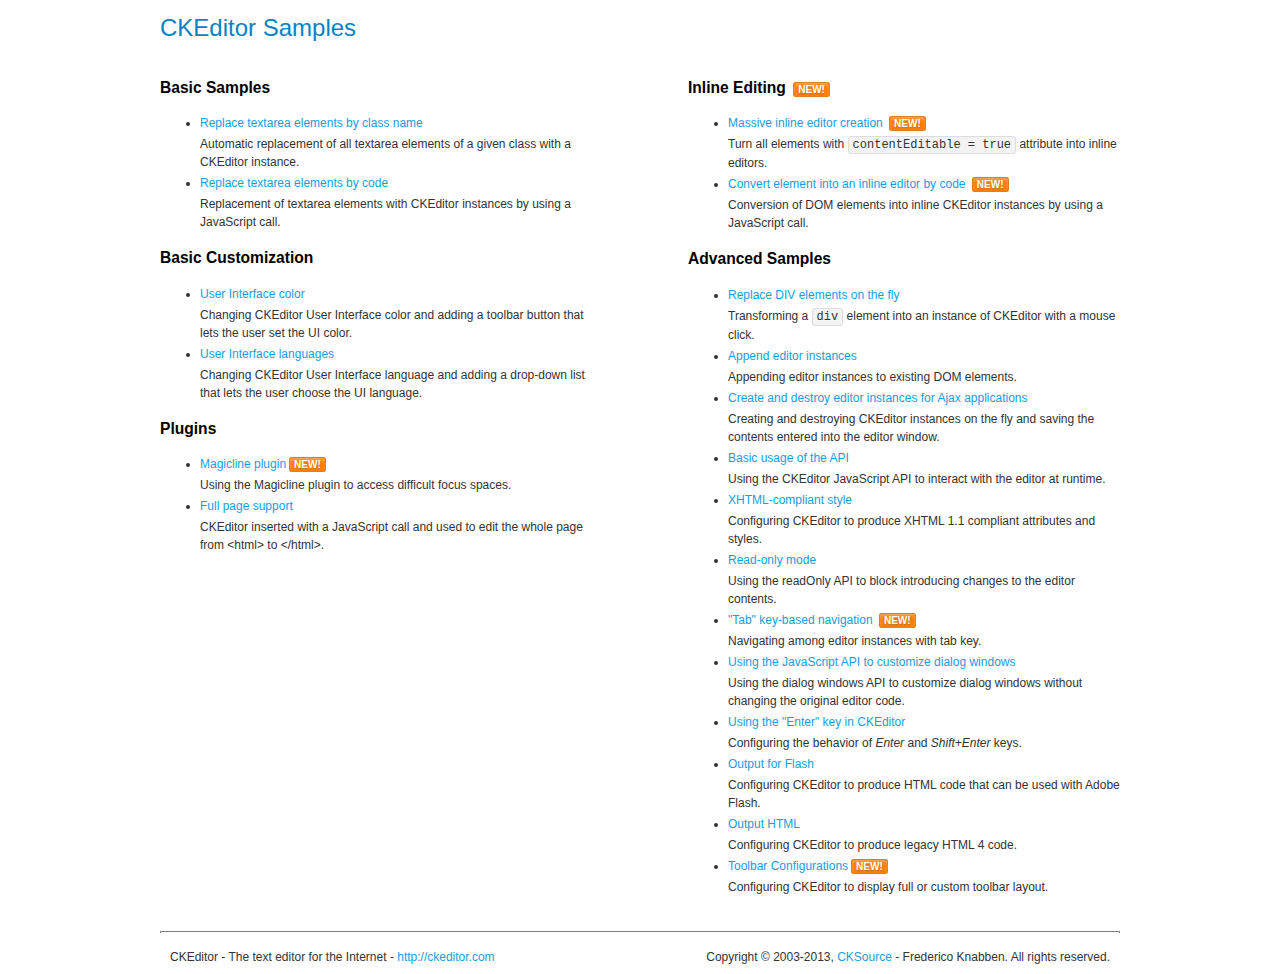
<file: admin/assets/ckeditor/samples/index.html>
<!DOCTYPE html>
<!--
Copyright (c) 2003-2013, CKSource - Frederico Knabben. All rights reserved.
For licensing, see LICENSE.html or http://ckeditor.com/license
-->
<html>
<head>
	<title>CKEditor Samples</title>
	<meta charset="utf-8">
	<link rel="stylesheet" href="sample.css">
</head>
<body>
	<h1 class="samples">
		CKEditor Samples
	</h1>
	<div class="twoColumns">
		<div class="twoColumnsLeft">
			<h2 class="samples">
				Basic Samples
			</h2>
			<dl class="samples">
				<dt><a class="samples" href="replacebyclass.html">Replace textarea elements by class name</a></dt>
				<dd>Automatic replacement of all textarea elements of a given class with a CKEditor instance.</dd>

				<dt><a class="samples" href="replacebycode.html">Replace textarea elements by code</a></dt>
				<dd>Replacement of textarea elements with CKEditor instances by using a JavaScript call.</dd>
			</dl>

			<h2 class="samples">
				Basic Customization
			</h2>
			<dl class="samples">
				<dt><a class="samples" href="uicolor.html">User Interface color</a></dt>
				<dd>Changing CKEditor User Interface color and adding a toolbar button that lets the user set the UI color.</dd>

				<dt><a class="samples" href="uilanguages.html">User Interface languages</a></dt>
				<dd>Changing CKEditor User Interface language and adding a drop-down list that lets the user choose the UI language.</dd>
			</dl>


			<h2 class="samples">Plugins</h2>
<dl class="samples">
<dt><a class="samples" href="plugins/magicline/magicline.html">Magicline plugin</a><span class="new">New!</span></dt>
<dd>Using the Magicline plugin to access difficult focus spaces.</dd>

<dt><a class="samples" href="plugins/wysiwygarea/fullpage.html">Full page support</a></dt>
<dd>CKEditor inserted with a JavaScript call and used to edit the whole page from &lt;html&gt; to &lt;/html&gt;.</dd>
</dl>
		</div>
		<div class="twoColumnsRight">
			<h2 class="samples">
				Inline Editing <span class="new">New!</span>
			</h2>
			<dl class="samples">
				<dt><a class="samples" href="inlineall.html">Massive inline editor creation</a> <span class="new">New!</span></dt>
				<dd>Turn all elements with <code>contentEditable = true</code> attribute into inline editors.</dd>

				<dt><a class="samples" href="inlinebycode.html">Convert element into an inline editor by code</a> <span class="new">New!</span></dt>
				<dd>Conversion of DOM elements into inline CKEditor instances by using a JavaScript call.</dd>

				
			</dl>

			<h2 class="samples">
				Advanced Samples
			</h2>
			<dl class="samples">
				<dt><a class="samples" href="divreplace.html">Replace DIV elements on the fly</a></dt>
				<dd>Transforming a <code>div</code> element into an instance of CKEditor with a mouse click.</dd>

				<dt><a class="samples" href="appendto.html">Append editor instances</a></dt>
				<dd>Appending editor instances to existing DOM elements.</dd>

				<dt><a class="samples" href="ajax.html">Create and destroy editor instances for Ajax applications</a></dt>
				<dd>Creating and destroying CKEditor instances on the fly and saving the contents entered into the editor window.</dd>

				<dt><a class="samples" href="api.html">Basic usage of the API</a></dt>
				<dd>Using the CKEditor JavaScript API to interact with the editor at runtime.</dd>

				<dt><a class="samples" href="xhtmlstyle.html">XHTML-compliant style</a></dt>
				<dd>Configuring CKEditor to produce XHTML 1.1 compliant attributes and styles.</dd>

				<dt><a class="samples" href="readonly.html">Read-only mode</a></dt>
				<dd>Using the readOnly API to block introducing changes to the editor contents.</dd>

				<dt><a class="samples" href="tabindex.html">"Tab" key-based navigation</a> <span class="new">New!</span></dt>
				<dd>Navigating among editor instances with tab key.</dd>


				
<dt><a class="samples" href="plugins/dialog/dialog.html">Using the JavaScript API to customize dialog windows</a></dt>
<dd>Using the dialog windows API to customize dialog windows without changing the original editor code.</dd>

<dt><a class="samples" href="plugins/enterkey/enterkey.html">Using the &quot;Enter&quot; key in CKEditor</a></dt>
<dd>Configuring the behavior of <em>Enter</em> and <em>Shift+Enter</em> keys.</dd>

<dt><a class="samples" href="plugins/htmlwriter/outputforflash.html">Output for Flash</a></dt>
<dd>Configuring CKEditor to produce HTML code that can be used with Adobe Flash.</dd>

<dt><a class="samples" href="plugins/htmlwriter/outputhtml.html">Output HTML</a></dt>
<dd>Configuring CKEditor to produce legacy HTML 4 code.</dd>

<dt><a class="samples" href="plugins/toolbar/toolbar.html">Toolbar Configurations</a><span class="new">New!</span></dt>
<dd>Configuring CKEditor to display full or custom toolbar layout.</dd>

			</dl>
		</div>
	</div>
	<div id="footer">
		<hr>
		<p>
			CKEditor - The text editor for the Internet - <a class="samples" href="http://ckeditor.com/">http://ckeditor.com</a>
		</p>
		<p id="copy">
			Copyright &copy; 2003-2013, <a class="samples" href="http://cksource.com/">CKSource</a> - Frederico Knabben. All rights reserved.
		</p>
	</div>
</body>
</html>
</file>
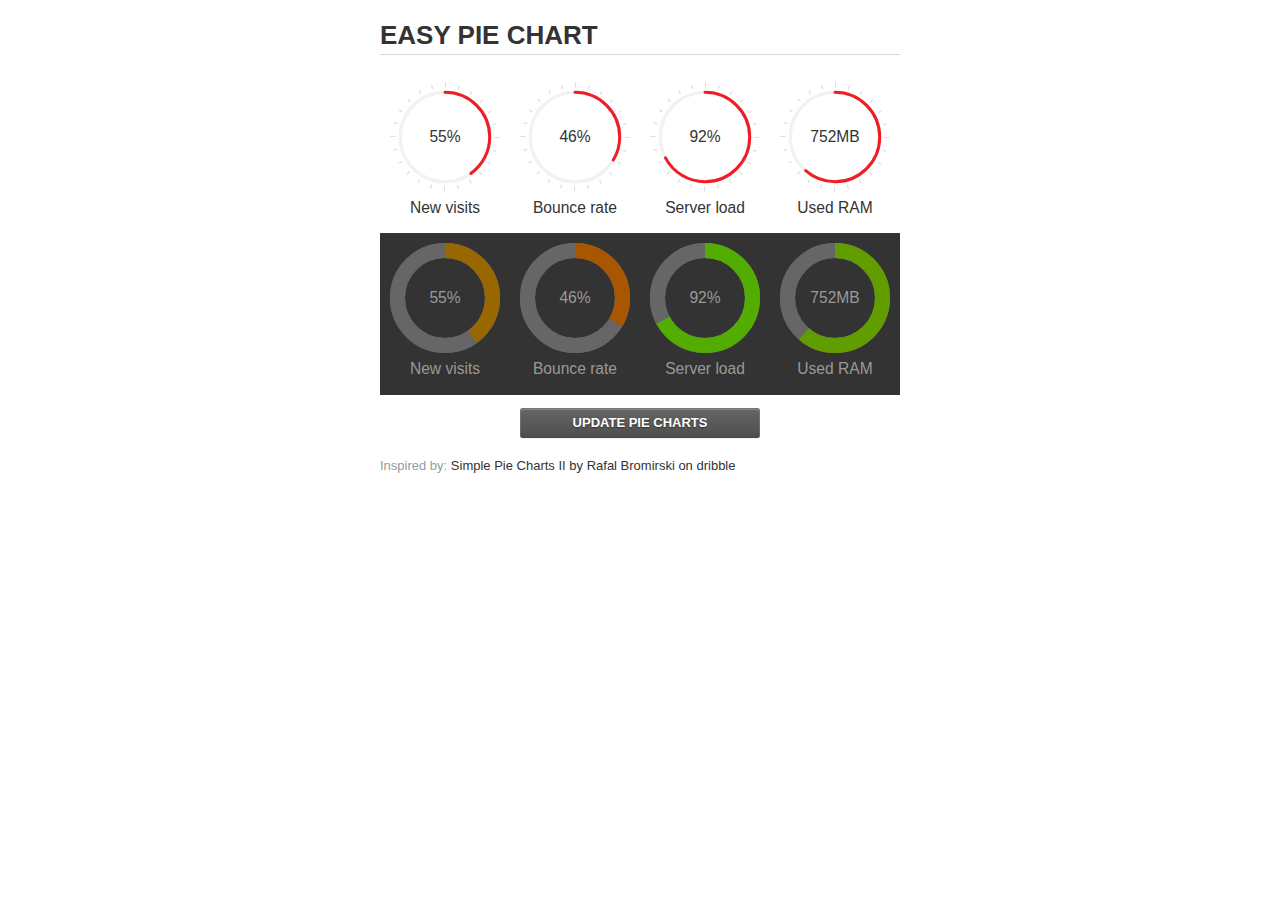
<file: admin/assets/jquery-easy-pie-chart/examples/index.html>
<!doctype html>
<html>
    <head>
        <meta charset="utf-8">
        <title>Easy Pie Chart</title>
        <script type="text/javascript" src="https://ajax.googleapis.com/ajax/libs/jquery/1.7.2/jquery.min.js"></script>
        <script type="text/javascript" src="http://html5shiv.googlecode.com/svn/trunk/html5.js"></script>
        <script type="text/javascript" src="excanvas.js"></script>
        <script type="text/javascript" src="../jquery.easy-pie-chart.js"></script>

        <link rel="stylesheet" type="text/css" href="style.css" media="screen">
        <link rel="stylesheet" type="text/css" href="../jquery.easy-pie-chart.css" media="screen">

        <meta name="viewport" content="width=device-width, initial-scale=1.0">

        <script type="text/javascript">
            var initPieChart = function() {
                $('.percentage').easyPieChart({
                    animate: 1000
                });
                $('.percentage-light').easyPieChart({
                    barColor: function(percent) {
                        percent /= 100;
                        return "rgb(" + Math.round(255 * (1-percent)) + ", " + Math.round(255 * percent) + ", 0)";
                    },
                    trackColor: '#666',
                    scaleColor: false,
                    lineCap: 'butt',
                    lineWidth: 15,
                    animate: 1000
                });

                $('.updateEasyPieChart').on('click', function(e) {
                  e.preventDefault();
                  $('.percentage, .percentage-light').each(function() {
                    var newValue = Math.round(100*Math.random());
                    $(this).data('easyPieChart').update(newValue);
                    $('span', this).text(newValue);
                  });
                });
            };
        </script>
    </head>
    <body onload="initPieChart();">
        <div class="container">
            <h1>EASY PIE CHART</h1>
            <div class="chart">
                <div class="percentage success" data-percent="55"><span>55</span>%</div>
                <div class="label">New visits</div>
            </div>
            <div class="chart">
                <div class="percentage" data-percent="46"><span>46</span>%</div>
                <div class="label">Bounce rate</div>
            </div>
            <div class="chart">
                <div class="percentage" data-percent="92"><span>92</span>%</div>
                <div class="label">Server load</div>
            </div>
            <div class="chart">
                <div class="percentage" data-percent="84"><span>752</span>MB</div>
                <div class="label">Used RAM</div>
            </div>
            <div style="clear:both;"></div>
            <div class="dark">
                <div class="chart">
                    <div id="sparkline_bar" class="percentage-light" data-percent="55"><span>55</span>%</div>
                    <div class="label">New visits</div>
                </div>
                <div class="chart">
                    <div id="sparkline_bar" class="percentage-light" data-percent="46"><span>46</span>%</div>
                    <div class="label">Bounce rate</div>
                </div>
                <div class="chart">
                    <div class="percentage-light" data-percent="92"><span>92</span>%</div>
                    <div class="label">Server load</div>
                </div>
                <div class="chart">
                    <div class="percentage-light" data-percent="84"><span>752</span>MB</div>
                    <div class="label">Used RAM</div>
                </div>
                <div style="clear:both;"></div>
            </div>

            <p><a href="#" class="button updateEasyPieChart">Update pie charts</a></p>

            <p class="credits">Inspired by: <a href="http://drbl.in/ezuc" target="_blank">Simple Pie Charts II by Rafal Bromirski on dribble</a></p>
        </div>
    </body>
</html>
</file>
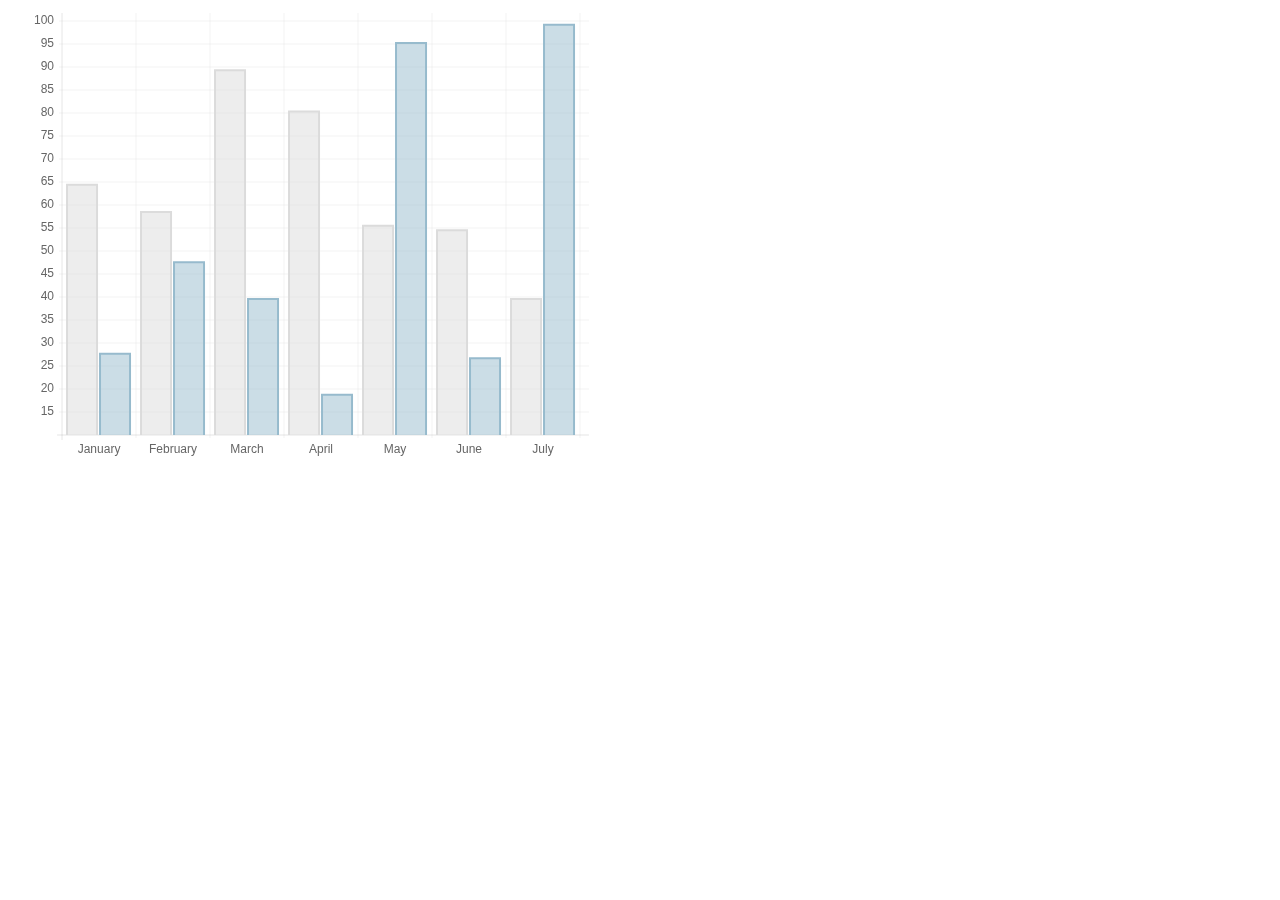
<file: admin/assets/chart-master/samples/bar.html>
<!doctype html>
<html>
	<head>
		<title>Bar Chart</title>
		<script src="../Chart.js"></script>
		<meta name = "viewport" content = "initial-scale = 1, user-scalable = no">
		<style>
			canvas{
			}
		</style>
	</head>
	<body>
		<canvas id="canvas" height="450" width="600"></canvas>


	<script>

		var barChartData = {
			labels : ["January","February","March","April","May","June","July"],
			datasets : [
				{
					fillColor : "rgba(220,220,220,0.5)",
					strokeColor : "rgba(220,220,220,1)",
					data : [65,59,90,81,56,55,40]
				},
				{
					fillColor : "rgba(151,187,205,0.5)",
					strokeColor : "rgba(151,187,205,1)",
					data : [28,48,40,19,96,27,100]
				}
			]
			
		}

	var myLine = new Chart(document.getElementById("canvas").getContext("2d")).Bar(barChartData);
	
	</script>
	</body>
</html>
</file>
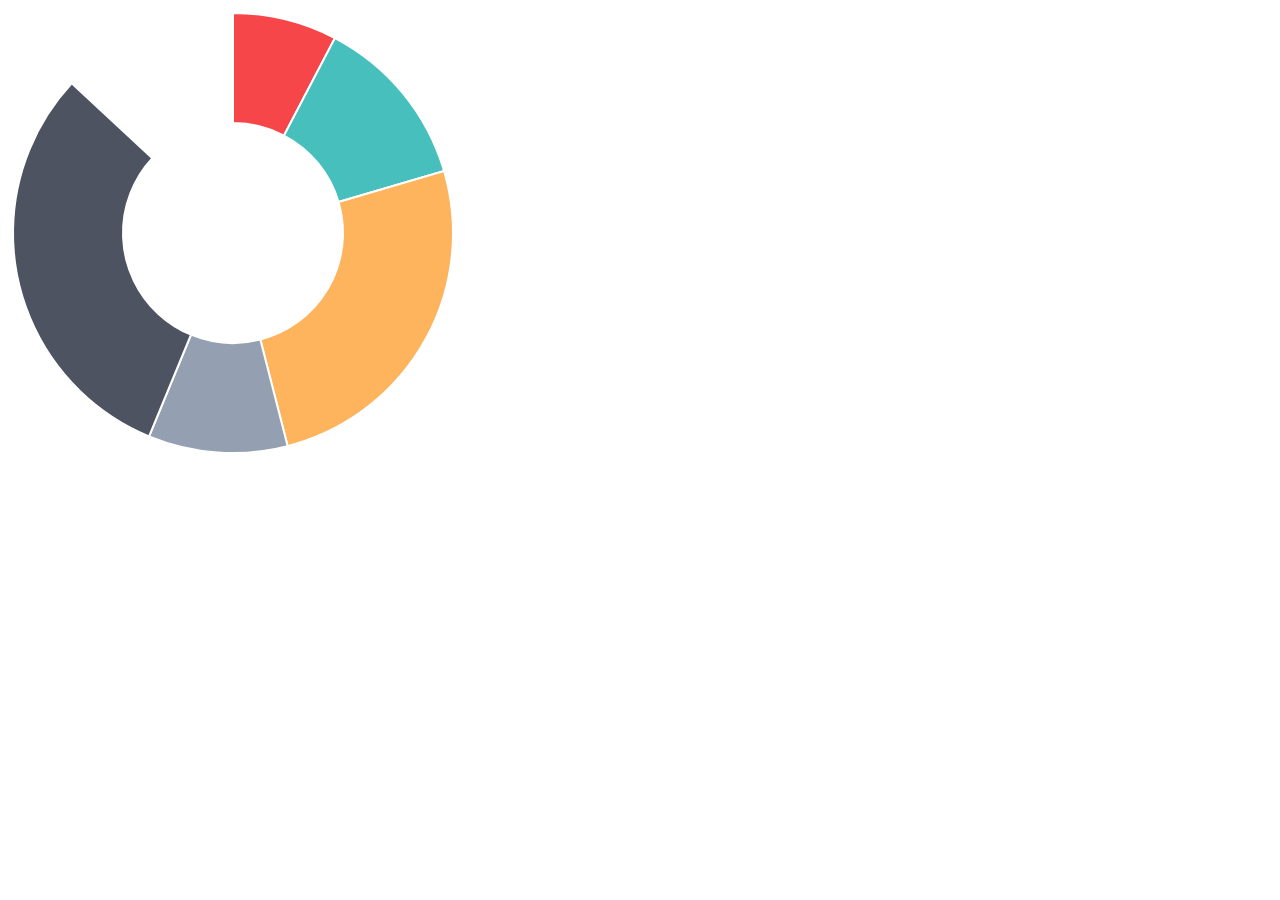
<file: admin/assets/chart-master/samples/doughnut.html>
<!doctype html>
<html>
	<head>
		<title>Doughnut Chart</title>
		<script src="../Chart.js"></script>
		<meta name = "viewport" content = "initial-scale = 1, user-scalable = no">
		<style>
			canvas{
			}
		</style>
	</head>
	<body>
		<canvas id="canvas" height="450" width="450"></canvas>


	<script>

		var doughnutData = [
				{
					value: 30,
					color:"#F7464A"
				},
				{
					value : 50,
					color : "#46BFBD"
				},
				{
					value : 100,
					color : "#FDB45C"
				},
				{
					value : 40,
					color : "#949FB1"
				},
				{
					value : 120,
					color : "#4D5360"
				}
			
			];

	var myDoughnut = new Chart(document.getElementById("canvas").getContext("2d")).Doughnut(doughnutData);
	
	</script>
	</body>
</html>
</file>
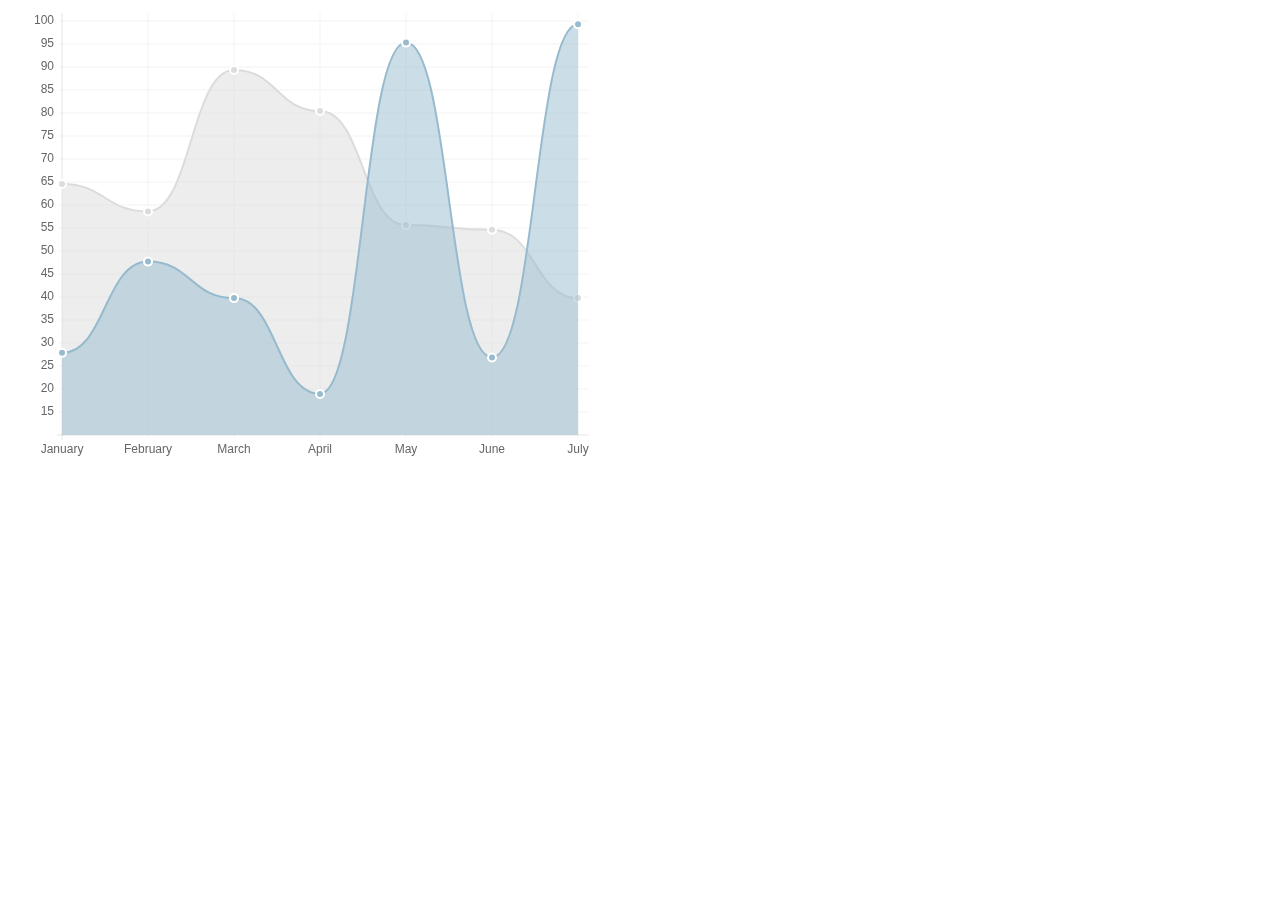
<file: admin/assets/chart-master/samples/line.html>
<!doctype html>
<html>
	<head>
		<title>Line Chart</title>
		<script src="../Chart.js"></script>
		<meta name = "viewport" content = "initial-scale = 1, user-scalable = no">
		<style>
			canvas{
			}
		</style>
	</head>
	<body>
		<canvas id="canvas" height="450" width="600"></canvas>


	<script>

		var lineChartData = {
			labels : ["January","February","March","April","May","June","July"],
			datasets : [
				{
					fillColor : "rgba(220,220,220,0.5)",
					strokeColor : "rgba(220,220,220,1)",
					pointColor : "rgba(220,220,220,1)",
					pointStrokeColor : "#fff",
					data : [65,59,90,81,56,55,40]
				},
				{
					fillColor : "rgba(151,187,205,0.5)",
					strokeColor : "rgba(151,187,205,1)",
					pointColor : "rgba(151,187,205,1)",
					pointStrokeColor : "#fff",
					data : [28,48,40,19,96,27,100]
				}
			]
			
		}

	var myLine = new Chart(document.getElementById("canvas").getContext("2d")).Line(lineChartData);
	
	</script>
	</body>
</html>
</file>
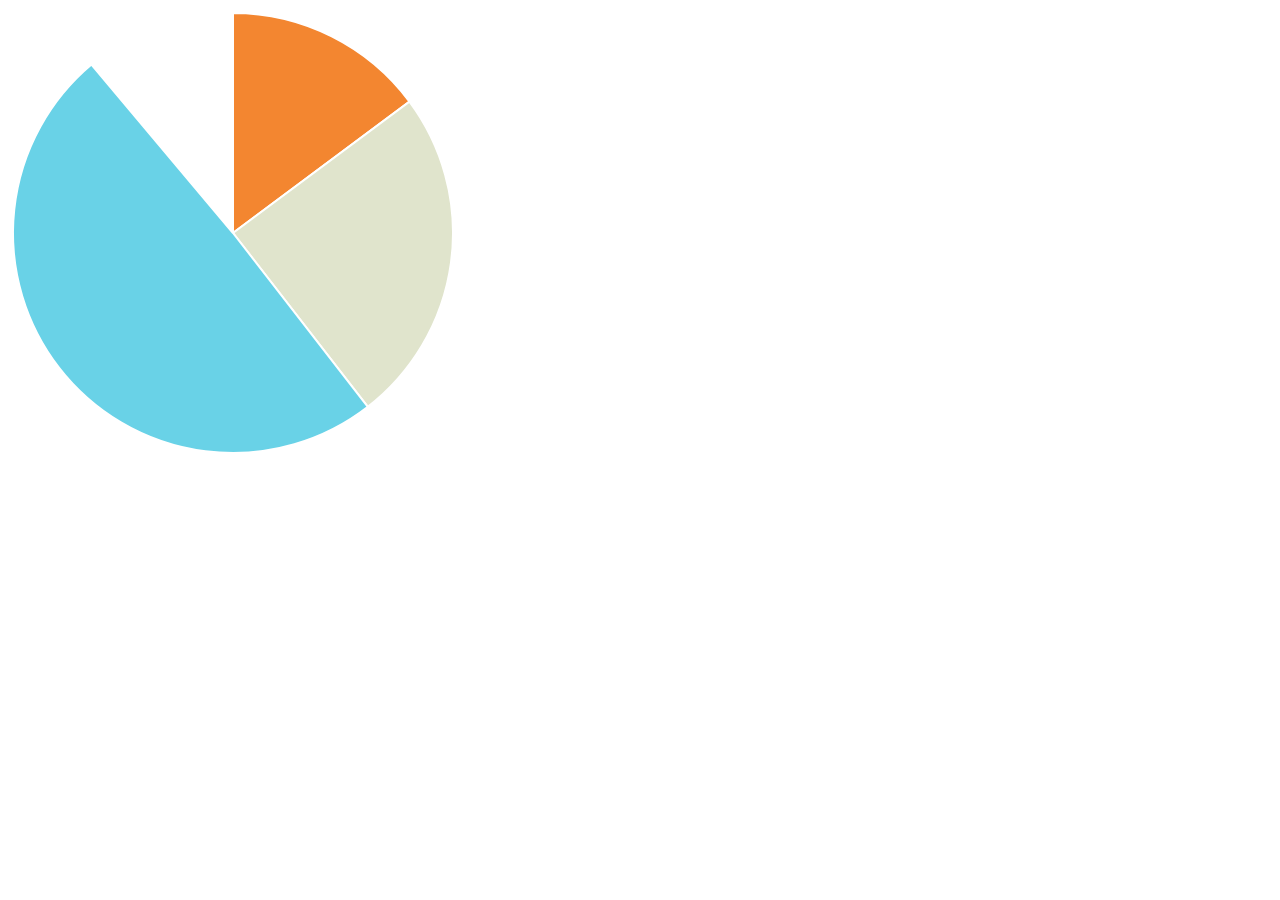
<file: admin/assets/chart-master/samples/pie.html>
<!doctype html>
<html>
	<head>
		<title>Radar Chart</title>
		<script src="../Chart.js"></script>
		<meta name = "viewport" content = "initial-scale = 1, user-scalable = no">
		<style>
			canvas{
			}
		</style>
	</head>
	<body>
		<canvas id="canvas" height="450" width="450"></canvas>


	<script>

		var pieData = [
				{
					value: 30,
					color:"#F38630"
				},
				{
					value : 50,
					color : "#E0E4CC"
				},
				{
					value : 100,
					color : "#69D2E7"
				}
			
			];

	var myPie = new Chart(document.getElementById("canvas").getContext("2d")).Pie(pieData);
	
	</script>
	</body>
</html>
</file>
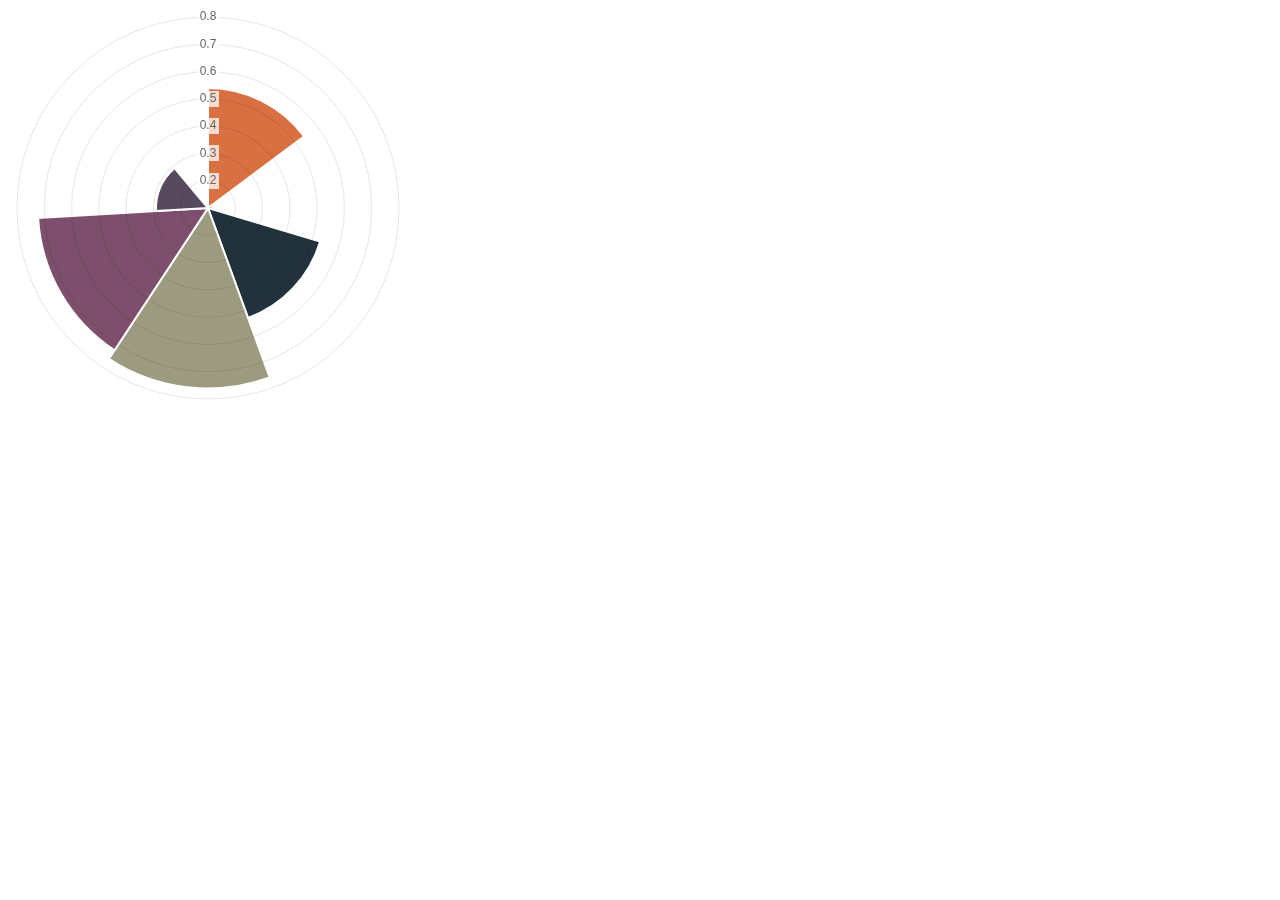
<file: admin/assets/chart-master/samples/polarArea.html>
<!doctype html>
<html>
	<head>
		<title>Polar Area Chart</title>
		<script src="../Chart.js"></script>
		<meta name = "viewport" content = "initial-scale = 1, user-scalable = no">
		<style>
		</style>
	</head>
	<body>
		<canvas id="canvas" height="400" width="400"></canvas>


	<script>
	var chartData = [
			{
				value : Math.random(),
				color: "#D97041"
			},
			{
				value : Math.random(),
				color: "#C7604C"
			},
			{
				value : Math.random(),
				color: "#21323D"
			},
			{
				value : Math.random(),
				color: "#9D9B7F"
			},
			{
				value : Math.random(),
				color: "#7D4F6D"
			},
			{
				value : Math.random(),
				color: "#584A5E"
			}
		];
	var myPolarArea = new Chart(document.getElementById("canvas").getContext("2d")).PolarArea(chartData);
	</script>
	</body>
</html>
</file>
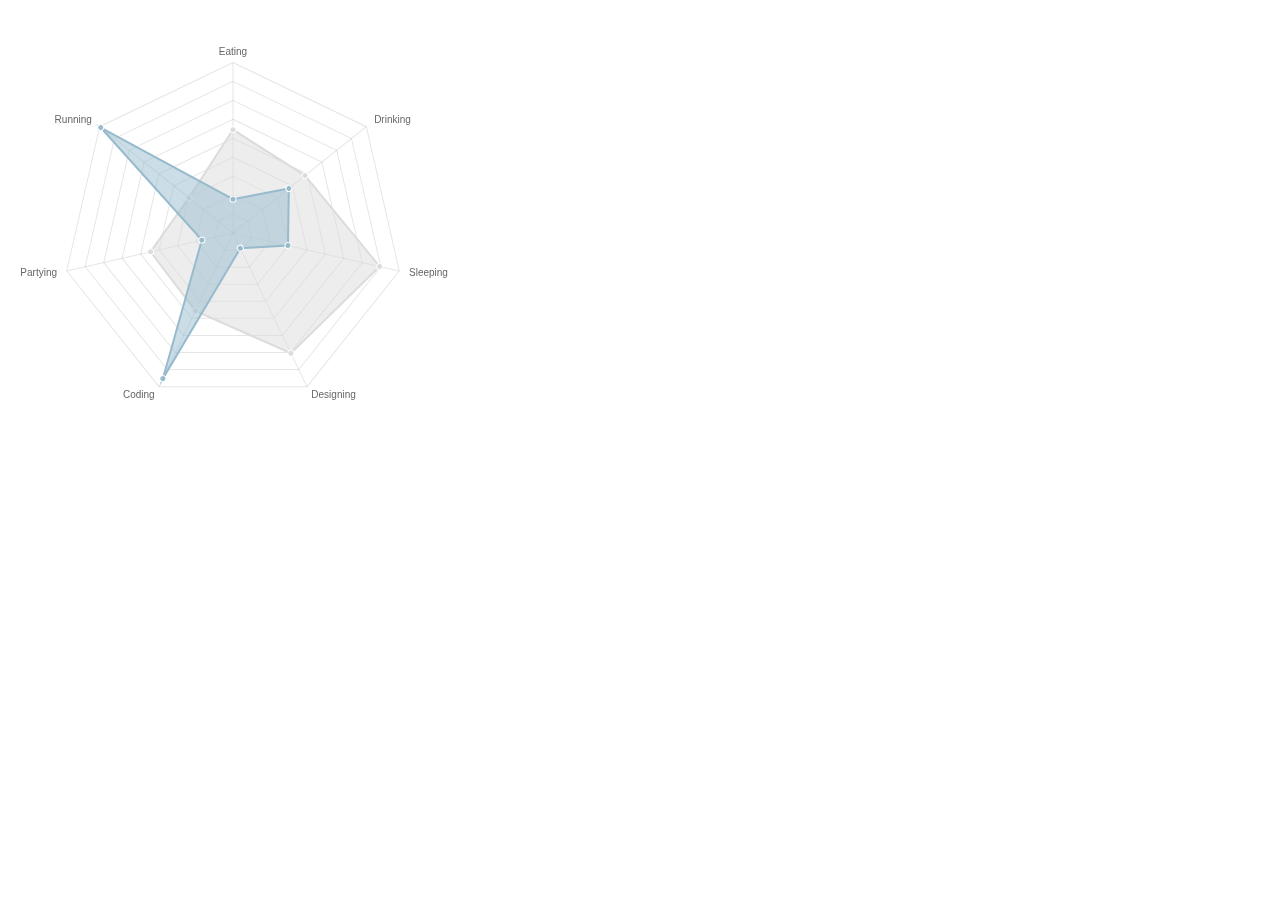
<file: admin/assets/chart-master/samples/radar.html>
<!doctype html>
<html>
	<head>
		<title>Radar Chart</title>
		<script src="../Chart.js"></script>
		<meta name = "viewport" content = "initial-scale = 1, user-scalable = no">
		<style>
			canvas{
			}
		</style>
	</head>
	<body>
		<canvas id="canvas" height="450" width="450"></canvas>


	<script>

		var radarChartData = {
			labels : ["Eating","Drinking","Sleeping","Designing","Coding","Partying","Running"],
			datasets : [
				{
					fillColor : "rgba(220,220,220,0.5)",
					strokeColor : "rgba(220,220,220,1)",
					pointColor : "rgba(220,220,220,1)",
					pointStrokeColor : "#fff",
					data : [65,59,90,81,56,55,40]
				},
				{
					fillColor : "rgba(151,187,205,0.5)",
					strokeColor : "rgba(151,187,205,1)",
					pointColor : "rgba(151,187,205,1)",
					pointStrokeColor : "#fff",
					data : [28,48,40,19,96,27,100]
				}
			]
			
		}

	var myRadar = new Chart(document.getElementById("canvas").getContext("2d")).Radar(radarChartData,{scaleShowLabels : false, pointLabelFontSize : 10});
	
	</script>
	</body>
</html>
</file>
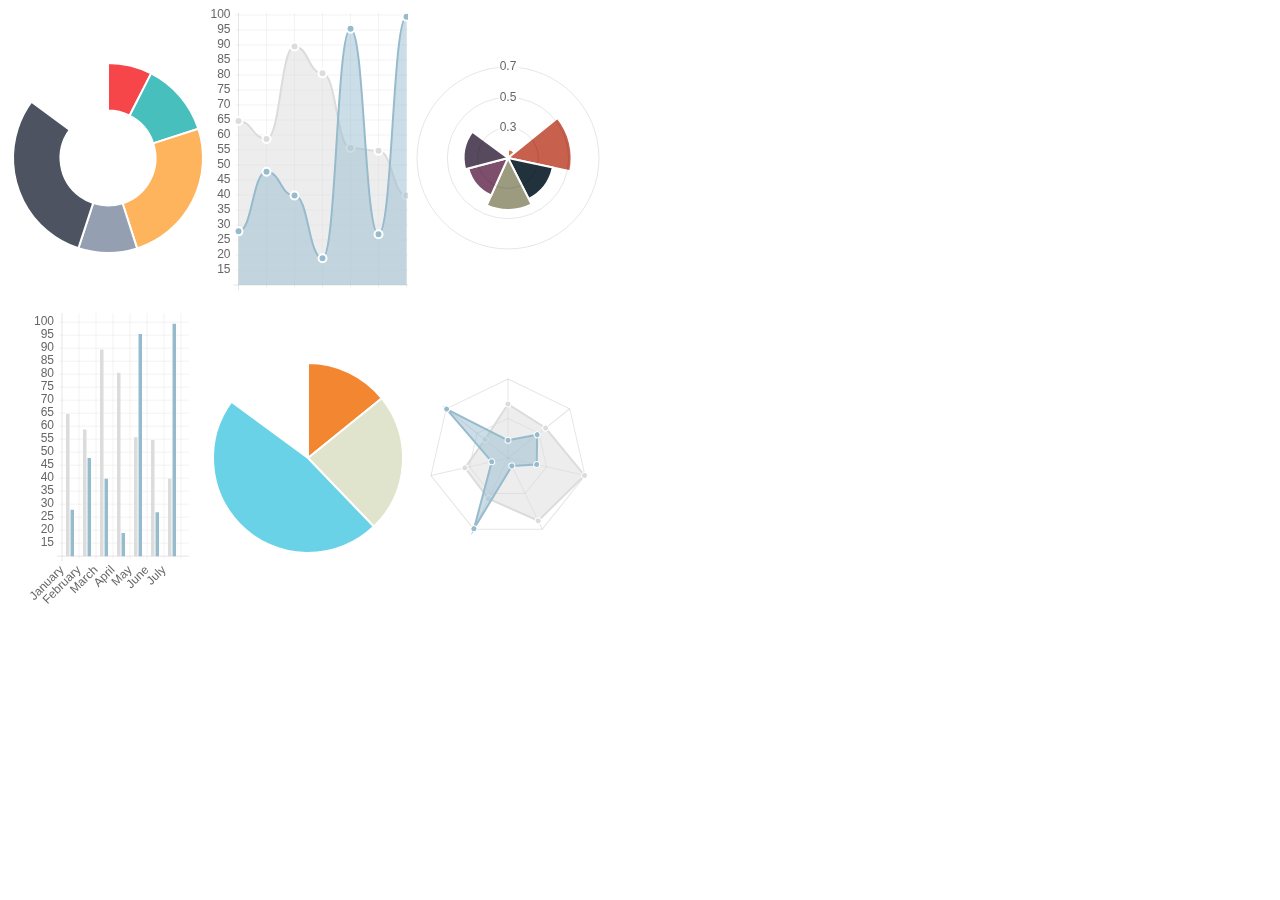
<file: admin/assets/chart-master/samples/sixup.html>
<!doctype html>
<html>
	<head>
		<title>Doughnut Chart</title>
		<script src="../Chart.js"></script>
		<meta name = "viewport" content = "initial-scale = 1, user-scalable = no">
		<style>
			canvas{
				float: left;
			}
		</style>
	</head>
	<body>
		<div style="width:600px;height:600px;">
			<canvas id="doughnut" height="300" width="200"></canvas>
			<canvas id="line" height="300" width="200"></canvas>
			<canvas id="polarArea" height="300" width="200"></canvas>
			<canvas id="bar" height="300" width="200"></canvas>
			<canvas id="pie" height="300" width="200"></canvas>
			<canvas id="radar" height="300" width="200"></canvas>
		</div>


	<script>

		var doughnutData = [
				{
					value: 30,
					color:"#F7464A"
				},
				{
					value : 50,
					color : "#46BFBD"
				},
				{
					value : 100,
					color : "#FDB45C"
				},
				{
					value : 40,
					color : "#949FB1"
				},
				{
					value : 120,
					color : "#4D5360"
				}
			
			];
		var lineChartData = {
			labels : ["","","","","","",""],
			datasets : [
				{
					fillColor : "rgba(220,220,220,0.5)",
					strokeColor : "rgba(220,220,220,1)",
					pointColor : "rgba(220,220,220,1)",
					pointStrokeColor : "#fff",
					data : [65,59,90,81,56,55,40]
				},
				{
					fillColor : "rgba(151,187,205,0.5)",
					strokeColor : "rgba(151,187,205,1)",
					pointColor : "rgba(151,187,205,1)",
					pointStrokeColor : "#fff",
					data : [28,48,40,19,96,27,100]
				}
			]
			
		};
		var pieData = [
				{
					value: 30,
					color:"#F38630"
				},
				{
					value : 50,
					color : "#E0E4CC"
				},
				{
					value : 100,
					color : "#69D2E7"
				}
			
			];
		var barChartData = {
			labels : ["January","February","March","April","May","June","July"],
			datasets : [
				{
					fillColor : "rgba(220,220,220,0.5)",
					strokeColor : "rgba(220,220,220,1)",
					data : [65,59,90,81,56,55,40]
				},
				{
					fillColor : "rgba(151,187,205,0.5)",
					strokeColor : "rgba(151,187,205,1)",
					data : [28,48,40,19,96,27,100]
				}
			]
			
		};
	var chartData = [
			{
				value : Math.random(),
				color: "#D97041"
			},
			{
				value : Math.random(),
				color: "#C7604C"
			},
			{
				value : Math.random(),
				color: "#21323D"
			},
			{
				value : Math.random(),
				color: "#9D9B7F"
			},
			{
				value : Math.random(),
				color: "#7D4F6D"
			},
			{
				value : Math.random(),
				color: "#584A5E"
			}
		];
		var radarChartData = {
			labels : ["","","","","","",""],
			datasets : [
				{
					fillColor : "rgba(220,220,220,0.5)",
					strokeColor : "rgba(220,220,220,1)",
					pointColor : "rgba(220,220,220,1)",
					pointStrokeColor : "#fff",
					data : [65,59,90,81,56,55,40]
				},
				{
					fillColor : "rgba(151,187,205,0.5)",
					strokeColor : "rgba(151,187,205,1)",
					pointColor : "rgba(151,187,205,1)",
					pointStrokeColor : "#fff",
					data : [28,48,40,19,96,27,100]
				}
			]
			
		};
	new Chart(document.getElementById("doughnut").getContext("2d")).Doughnut(doughnutData);
	new Chart(document.getElementById("line").getContext("2d")).Line(lineChartData);
	new Chart(document.getElementById("radar").getContext("2d")).Radar(radarChartData);
	new Chart(document.getElementById("polarArea").getContext("2d")).PolarArea(chartData);
	new Chart(document.getElementById("bar").getContext("2d")).Bar(barChartData);
	new Chart(document.getElementById("pie").getContext("2d")).Pie(pieData);
	
	</script>
	</body>
</html>
</file>
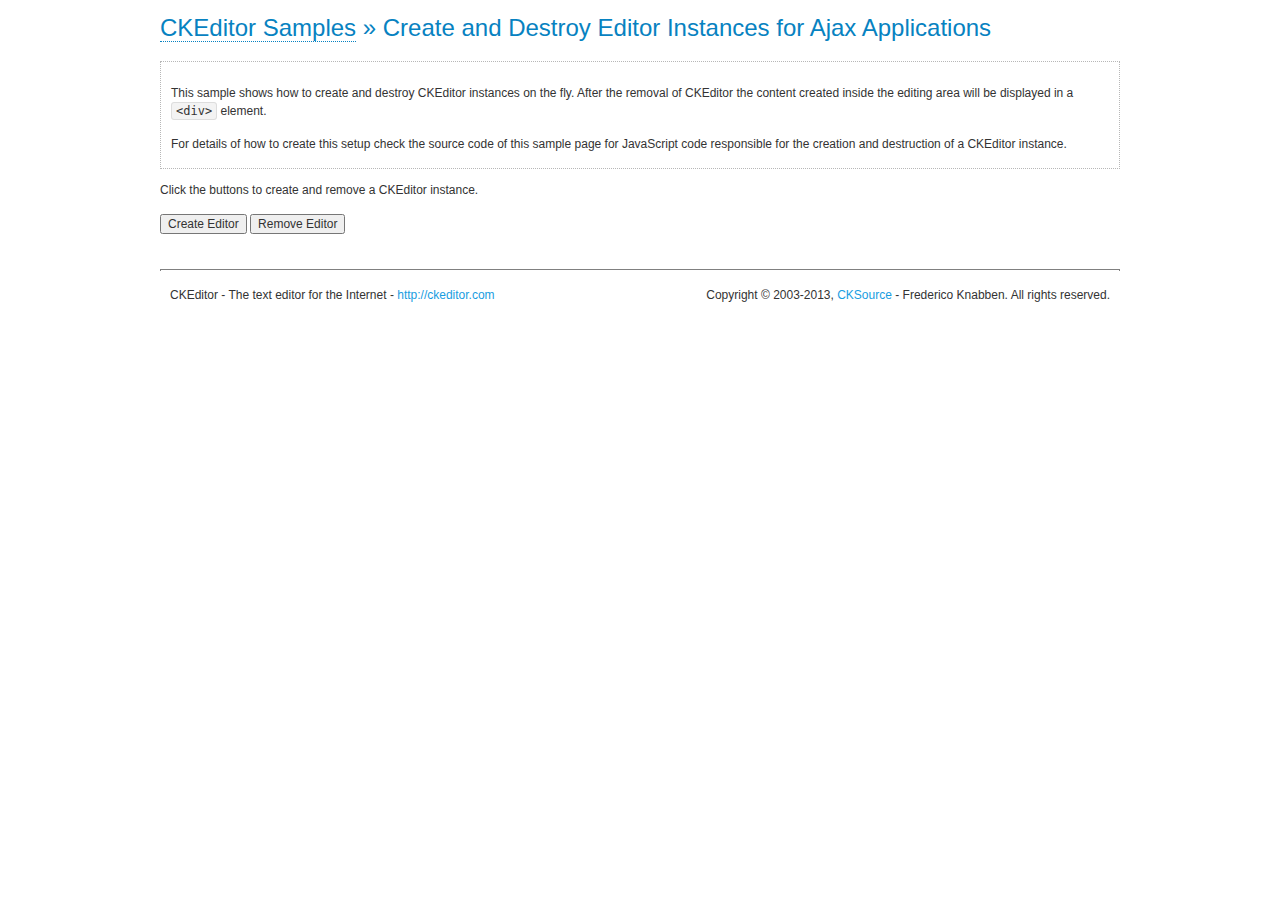
<file: admin/assets/ckeditor/samples/ajax.html>
<!DOCTYPE html>
<!--
Copyright (c) 2003-2013, CKSource - Frederico Knabben. All rights reserved.
For licensing, see LICENSE.html or http://ckeditor.com/license
-->
<html>
<head>
	<title>Ajax &mdash; CKEditor Sample</title>
	<meta charset="utf-8">
	<script src="../ckeditor.js"></script>
	<link rel="stylesheet" href="sample.css">
	<script>

		var editor, html = '';

		function createEditor() {
			if ( editor )
				return;

			// Create a new editor inside the <div id="editor">, setting its value to html
			var config = {};
			editor = CKEDITOR.appendTo( 'editor', config, html );
		}

		function removeEditor() {
			if ( !editor )
				return;

			// Retrieve the editor contents. In an Ajax application, this data would be
			// sent to the server or used in any other way.
			document.getElementById( 'editorcontents' ).innerHTML = html = editor.getData();
			document.getElementById( 'contents' ).style.display = '';

			// Destroy the editor.
			editor.destroy();
			editor = null;
		}

	</script>
</head>
<body>
	<h1 class="samples">
		<a href="index.html">CKEditor Samples</a> &raquo; Create and Destroy Editor Instances for Ajax Applications
	</h1>
	<div class="description">
		<p>
			This sample shows how to create and destroy CKEditor instances on the fly. After the removal of CKEditor the content created inside the editing
			area will be displayed in a <code>&lt;div&gt;</code> element.
		</p>
		<p>
			For details of how to create this setup check the source code of this sample page
			for JavaScript code responsible for the creation and destruction of a CKEditor instance.
		</p>
	</div>
	<p>Click the buttons to create and remove a CKEditor instance.</p>
	<p>
		<input onclick="createEditor();" type="button" value="Create Editor">
		<input onclick="removeEditor();" type="button" value="Remove Editor">
	</p>
	<!-- This div will hold the editor. -->
	<div id="editor">
	</div>
	<div id="contents" style="display: none">
		<p>
			Edited Contents:
		</p>
		<!-- This div will be used to display the editor contents. -->
		<div id="editorcontents">
		</div>
	</div>
	<div id="footer">
		<hr>
		<p>
			CKEditor - The text editor for the Internet - <a class="samples" href="http://ckeditor.com/">http://ckeditor.com</a>
		</p>
		<p id="copy">
			Copyright &copy; 2003-2013, <a class="samples" href="http://cksource.com/">CKSource</a> - Frederico
			Knabben. All rights reserved.
		</p>
	</div>
</body>
</html>
</file>
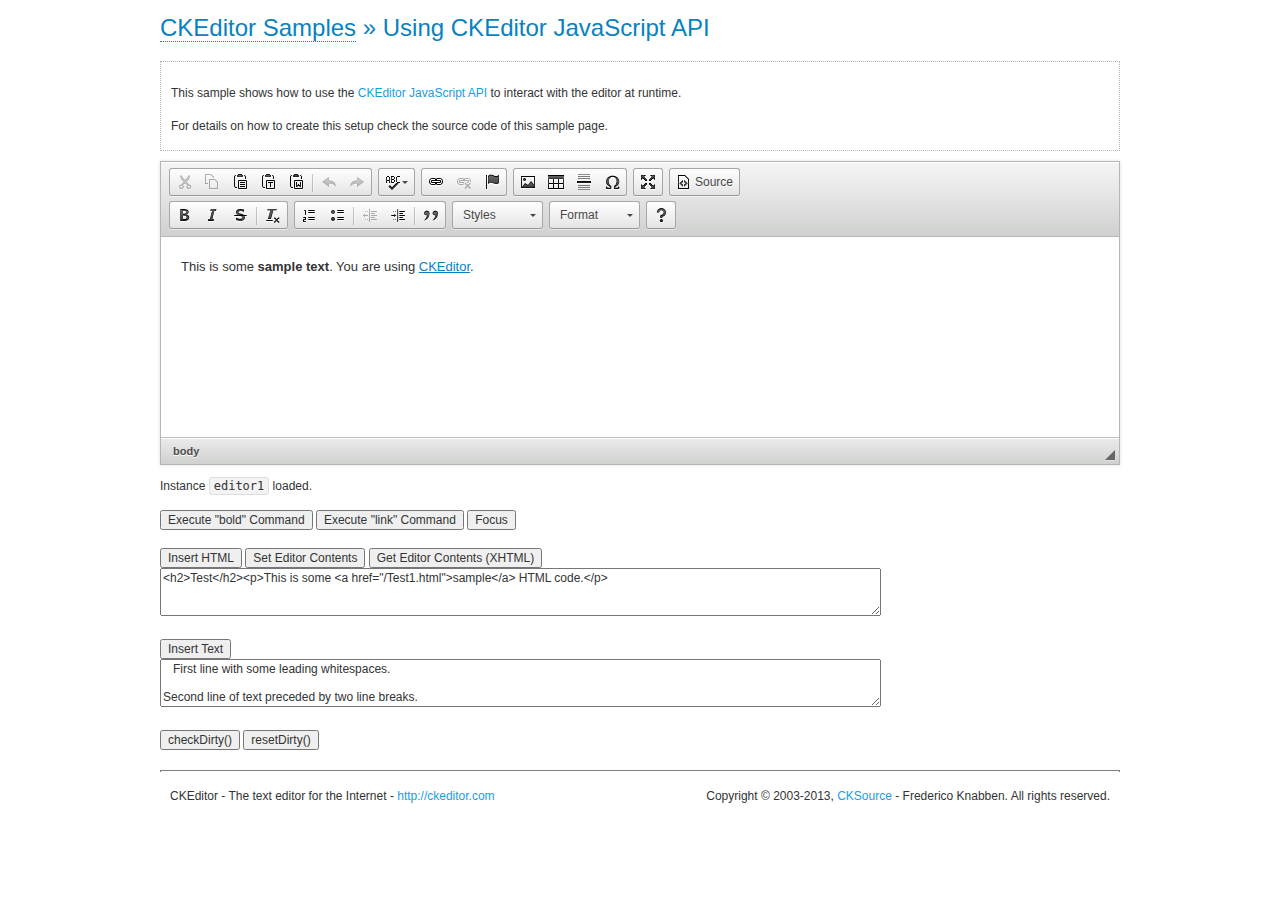
<file: admin/assets/ckeditor/samples/api.html>
<!DOCTYPE html>
<!--
Copyright (c) 2003-2013, CKSource - Frederico Knabben. All rights reserved.
For licensing, see LICENSE.html or http://ckeditor.com/license
-->
<html>
<head>
	<meta charset="utf-8">
	<title>API Usage &mdash; CKEditor Sample</title>
	<script src="../ckeditor.js"></script>
	<link href="sample.css" rel="stylesheet">
	<script>

// The instanceReady event is fired, when an instance of CKEditor has finished
// its initialization.
CKEDITOR.on( 'instanceReady', function( ev ) {
	// Show the editor name and description in the browser status bar.
	document.getElementById( 'eMessage' ).innerHTML = 'Instance <code>' + ev.editor.name + '<\/code> loaded.';

	// Show this sample buttons.
	document.getElementById( 'eButtons' ).style.display = 'block';
});

function InsertHTML() {
	// Get the editor instance that we want to interact with.
	var editor = CKEDITOR.instances.editor1;
	var value = document.getElementById( 'htmlArea' ).value;

	// Check the active editing mode.
	if ( editor.mode == 'wysiwyg' )
	{
		// Insert HTML code.
		// http://docs.ckeditor.com/#!/api/CKEDITOR.editor-method-insertHtml
		editor.insertHtml( value );
	}
	else
		alert( 'You must be in WYSIWYG mode!' );
}

function InsertText() {
	// Get the editor instance that we want to interact with.
	var editor = CKEDITOR.instances.editor1;
	var value = document.getElementById( 'txtArea' ).value;

	// Check the active editing mode.
	if ( editor.mode == 'wysiwyg' )
	{
		// Insert as plain text.
		// http://docs.ckeditor.com/#!/api/CKEDITOR.editor-method-insertText
		editor.insertText( value );
	}
	else
		alert( 'You must be in WYSIWYG mode!' );
}

function SetContents() {
	// Get the editor instance that we want to interact with.
	var editor = CKEDITOR.instances.editor1;
	var value = document.getElementById( 'htmlArea' ).value;

	// Set editor contents (replace current contents).
	// http://docs.ckeditor.com/#!/api/CKEDITOR.editor-method-setData
	editor.setData( value );
}

function GetContents() {
	// Get the editor instance that you want to interact with.
	var editor = CKEDITOR.instances.editor1;

	// Get editor contents
	// http://docs.ckeditor.com/#!/api/CKEDITOR.editor-method-getData
	alert( editor.getData() );
}

function ExecuteCommand( commandName ) {
	// Get the editor instance that we want to interact with.
	var editor = CKEDITOR.instances.editor1;

	// Check the active editing mode.
	if ( editor.mode == 'wysiwyg' )
	{
		// Execute the command.
		// http://docs.ckeditor.com/#!/api/CKEDITOR.editor-method-execCommand
		editor.execCommand( commandName );
	}
	else
		alert( 'You must be in WYSIWYG mode!' );
}

function CheckDirty() {
	// Get the editor instance that we want to interact with.
	var editor = CKEDITOR.instances.editor1;
	// Checks whether the current editor contents present changes when compared
	// to the contents loaded into the editor at startup
	// http://docs.ckeditor.com/#!/api/CKEDITOR.editor-method-checkDirty
	alert( editor.checkDirty() );
}

function ResetDirty() {
	// Get the editor instance that we want to interact with.
	var editor = CKEDITOR.instances.editor1;
	// Resets the "dirty state" of the editor (see CheckDirty())
	// http://docs.ckeditor.com/#!/api/CKEDITOR.editor-method-resetDirty
	editor.resetDirty();
	alert( 'The "IsDirty" status has been reset' );
}

function Focus() {
	CKEDITOR.instances.editor1.focus();
}

function onFocus() {
	document.getElementById( 'eMessage' ).innerHTML = '<b>' + this.name + ' is focused </b>';
}

function onBlur() {
	document.getElementById( 'eMessage' ).innerHTML = this.name + ' lost focus';
}

	</script>

</head>
<body>
	<h1 class="samples">
		<a href="index.html">CKEditor Samples</a> &raquo; Using CKEditor JavaScript API
	</h1>
	<div class="description">
	<p>
		This sample shows how to use the
		<a class="samples" href="http://docs.ckeditor.com/#!/api/CKEDITOR.editor">CKEditor JavaScript API</a>
		to interact with the editor at runtime.
	</p>
	<p>
		For details on how to create this setup check the source code of this sample page.
	</p>
	</div>

	<!-- This <div> holds alert messages to be display in the sample page. -->
	<div id="alerts">
		<noscript>
			<p>
				<strong>CKEditor requires JavaScript to run</strong>. In a browser with no JavaScript
				support, like yours, you should still see the contents (HTML data) and you should
				be able to edit it normally, without a rich editor interface.
			</p>
		</noscript>
	</div>
	<form action="../../../samples/sample_posteddata.php" method="post">
		<textarea cols="100" id="editor1" name="editor1" rows="10">&lt;p&gt;This is some &lt;strong&gt;sample text&lt;/strong&gt;. You are using &lt;a href="http://ckeditor.com/"&gt;CKEditor&lt;/a&gt;.&lt;/p&gt;</textarea>

		<script>
			// Replace the <textarea id="editor1"> with an CKEditor instance.
			CKEDITOR.replace( 'editor1', {
				on: {
					focus: onFocus,
					blur: onBlur,

					// Check for availability of corresponding plugins.
					pluginsLoaded: function( evt ) {
						var doc = CKEDITOR.document, ed = evt.editor;
						if ( !ed.getCommand( 'bold' ) )
							doc.getById( 'exec-bold' ).hide();
						if ( !ed.getCommand( 'link' ) )
							doc.getById( 'exec-link' ).hide();
					}
				}
			});
		</script>

		<p id="eMessage">
		</p>

		<div id="eButtons" style="display: none">
			<input id="exec-bold" onclick="ExecuteCommand('bold');" type="button" value="Execute &quot;bold&quot; Command">
			<input id="exec-link" onclick="ExecuteCommand('link');" type="button" value="Execute &quot;link&quot; Command">
			<input onclick="Focus();" type="button" value="Focus">
			<br><br>
			<input onclick="InsertHTML();" type="button" value="Insert HTML">
			<input onclick="SetContents();" type="button" value="Set Editor Contents">
			<input onclick="GetContents();" type="button" value="Get Editor Contents (XHTML)">
			<br>
			<textarea cols="100" id="htmlArea" rows="3">&lt;h2&gt;Test&lt;/h2&gt;&lt;p&gt;This is some &lt;a href="/Test1.html"&gt;sample&lt;/a&gt; HTML code.&lt;/p&gt;</textarea>
			<br>
			<br>
			<input onclick="InsertText();" type="button" value="Insert Text">
			<br>
			<textarea cols="100" id="txtArea" rows="3">   First line with some leading whitespaces.

Second line of text preceded by two line breaks.</textarea>
			<br>
			<br>
			<input onclick="CheckDirty();" type="button" value="checkDirty()">
			<input onclick="ResetDirty();" type="button" value="resetDirty()">
		</div>
	</form>
	<div id="footer">
		<hr>
		<p>
			CKEditor - The text editor for the Internet - <a class="samples" href="http://ckeditor.com/">http://ckeditor.com</a>
		</p>
		<p id="copy">
			Copyright &copy; 2003-2013, <a class="samples" href="http://cksource.com/">CKSource</a> - Frederico
			Knabben. All rights reserved.
		</p>
	</div>
</body>
</html>
</file>
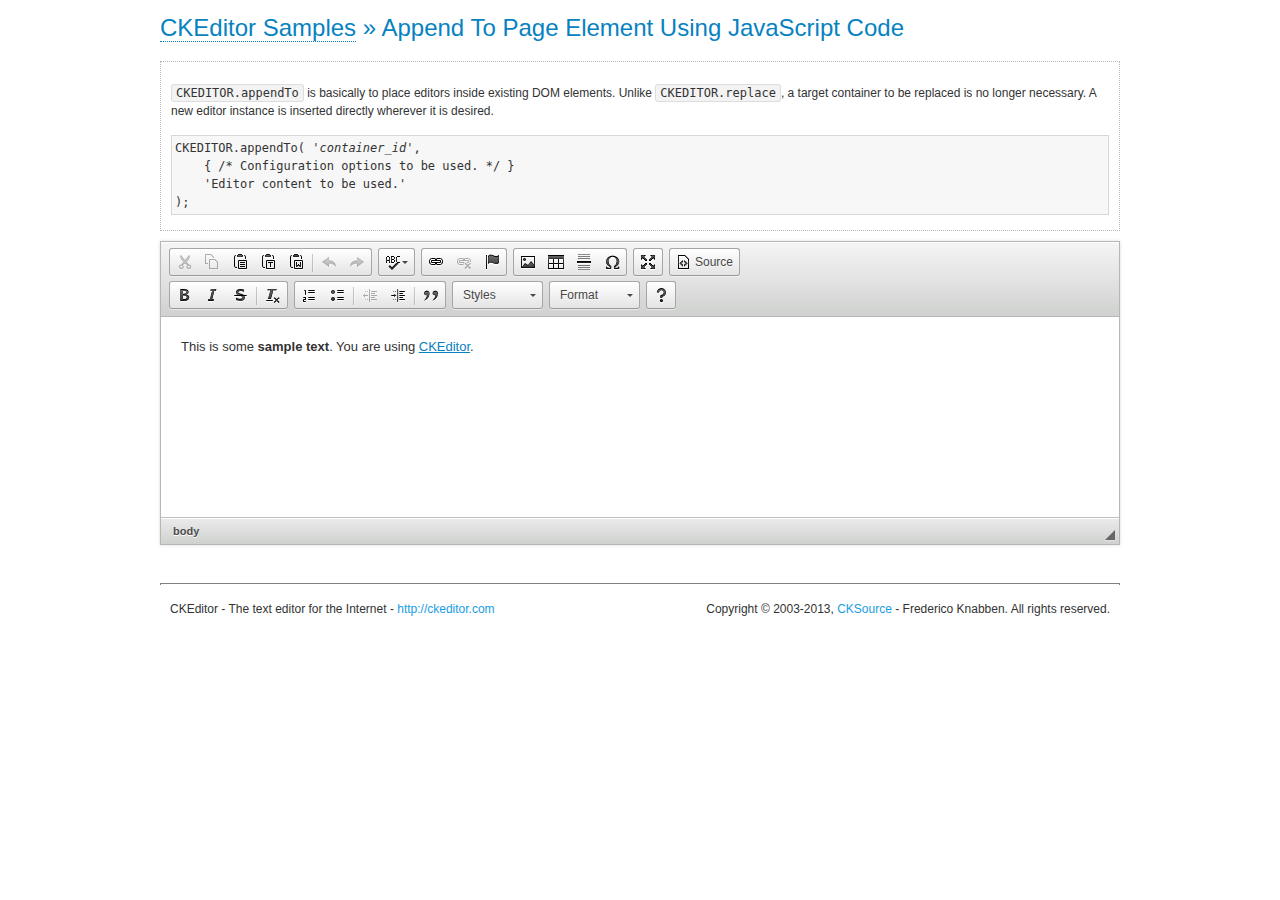
<file: admin/assets/ckeditor/samples/appendto.html>
<!DOCTYPE html>
<!--
Copyright (c) 2003-2013, CKSource - Frederico Knabben. All rights reserved.
For licensing, see LICENSE.html or http://ckeditor.com/license
-->
<html>
<head>
	<title>CKEDITOR.appendTo &mdash; CKEditor Sample</title>
	<meta charset="utf-8">
	<script src="../ckeditor.js"></script>
	<link rel="stylesheet" href="sample.css">
</head>
<body>
	<h1 class="samples">
		<a href="index.html">CKEditor Samples</a> &raquo; Append To Page Element Using JavaScript Code
	</h1>
	<div id="section1">
		<div class="description">
			<p>
				<code>CKEDITOR.appendTo</code> is basically to place editors
				inside existing DOM elements. Unlike <code>CKEDITOR.replace</code>,
				a target container to be replaced is no longer necessary. A new editor
				instance is inserted directly wherever it is desired.
			</p>
<pre class="samples">CKEDITOR.appendTo( '<em>container_id</em>',
	{ /* Configuration options to be used. */ }
	'Editor content to be used.'
);</pre>
		</div>
		<script>

			// This call can be placed at any point after the
			// <textarea>, or inside a <head><script> in a
			// window.onload event handler.

			// Replace the <textarea id="editor"> with an CKEditor
			// instance, using default configurations.
			CKEDITOR.appendTo( 'section1',
				null,
				'<p>This is some <strong>sample text</strong>. You are using <a href="http://ckeditor.com/">CKEditor</a>.</p>'
			);

		</script>
	</div>
	<br>
	<div id="footer">
		<hr>
		<p>
			CKEditor - The text editor for the Internet - <a class="samples" href="http://ckeditor.com/">http://ckeditor.com</a>
		</p>
		<p id="copy">
			Copyright &copy; 2003-2013, <a class="samples" href="http://cksource.com/">CKSource</a> - Frederico
			Knabben. All rights reserved.
		</p>
	</div>
</body>
</html>
</file>
<file: admin/assets/ckeditor/samples/sample.css>
/*
Copyright (c) 2003-2013, CKSource - Frederico Knabben. All rights reserved.
For licensing, see LICENSE.html or http://ckeditor.com/license
*/

html, body, h1, h2, h3, h4, h5, h6, div, span, blockquote, p, address, form, fieldset, img, ul, ol, dl, dt, dd, li, hr, table, td, th, strong, em, sup, sub, dfn, ins, del, q, cite, var, samp, code, kbd, tt, pre
{
	line-height: 1.5em;
}

body
{
	padding: 10px 30px;
}

input, textarea, select, option, optgroup, button, td, th
{
	font-size: 100%;
}

pre, code, kbd, samp, tt
{
	font-family: monospace,monospace;
	font-size: 1em;
}

body {
    width: 960px;
    margin: 0 auto;
}

code
{
	background: #f3f3f3;
	border: 1px solid #ddd;
	padding: 1px 4px;

	-moz-border-radius: 3px;
	-webkit-border-radius: 3px;
	border-radius: 3px;
}

.new
{
	background: #FF7E00;
	border: 1px solid #DA8028;
	color: #fff;
	font-size: 10px;
	font-weight: bold;
	padding: 1px 4px;
	text-shadow: 0 1px 0 #C97626;
	text-transform: uppercase;
	margin: 0 0 0 3px;

	-moz-border-radius: 3px;
	-webkit-border-radius: 3px;
	border-radius: 3px;

	-moz-box-shadow: 0 2px 3px 0 #FFA54E inset;
	-webkit-box-shadow: 0 2px 3px 0 #FFA54E inset;
	box-shadow: 0 2px 3px 0 #FFA54E inset;
}

h1.samples
{
	color: #0782C1;
	font-size: 200%;
	font-weight: normal;
	margin: 0;
	padding: 0;
}

h1.samples a
{
	color: #0782C1;
	text-decoration: none;
	border-bottom: 1px dotted #0782C1;
}

.samples a:hover
{
	border-bottom: 1px dotted #0782C1;
}

h2.samples
{
	color: #000000;
	font-size: 130%;
	margin: 15px 0 0 0;
	padding: 0;
}

p, blockquote, address, form, pre, dl, h1.samples, h2.samples
{
	margin-bottom: 15px;
}

ul.samples
{
	margin-bottom: 15px;
}

.clear
{
	clear: both;
}

fieldset
{
	margin: 0;
	padding: 10px;
}

body, input, textarea
{
	color: #333333;
	font-family: Arial, Helvetica, sans-serif;
}

body
{
	font-size: 75%;
}

a.samples
{
	color: #189DE1;
	text-decoration: none;
}

form
{
	margin: 0;
	padding: 0;
}

pre.samples
{
	background-color: #F7F7F7;
	border: 1px solid #D7D7D7;
	overflow: auto;
	padding: 0.25em;
	white-space: pre-wrap; /* CSS 2.1 */
	word-wrap: break-word; /* IE7 */
	-moz-tab-size: 4;
	-o-tab-size: 4;
	-webkit-tab-size: 4;
	tab-size: 4;
}

#footer
{
	clear: both;
	padding-top: 10px;
}

#footer hr
{
	margin: 10px 0 15px 0;
	height: 1px;
	border: solid 1px gray;
	border-bottom: none;
}

#footer p
{
	margin: 0 10px 10px 10px;
	float: left;
}

#footer #copy
{
	float: right;
}

#outputSample
{
	width: 100%;
	table-layout: fixed;
}

#outputSample thead th
{
	color: #dddddd;
	background-color: #999999;
	padding: 4px;
	white-space: nowrap;
}

#outputSample tbody th
{
	vertical-align: top;
	text-align: left;
}

#outputSample pre
{
	margin: 0;
	padding: 0;
}

.description
{
	border: 1px dotted #B7B7B7;
	margin-bottom: 10px;
	padding: 10px 10px 0;
	overflow: hidden;
}

label
{
	display: block;
	margin-bottom: 6px;
}

/**
 *	CKEditor editables are automatically set with the "cke_editable" class
 *	plus cke_editable_(inline|themed) depending on the editor type.
 */

/* Style a bit the inline editables. */
.cke_editable.cke_editable_inline
{
	cursor: pointer;
}

/* Once an editable element gets focused, the "cke_focus" class is
   added to it, so we can style it differently. */
.cke_editable.cke_editable_inline.cke_focus
{
	box-shadow: inset 0px 0px 20px 3px #ddd, inset 0 0 1px #000;
	outline: none;
	background: #eee;
	cursor: text;
}

/* Avoid pre-formatted overflows inline editable. */
.cke_editable_inline pre
{
	white-space: pre-wrap;
	word-wrap: break-word;
}

/**
 *	Samples index styles.
 */

.twoColumns,
.twoColumnsLeft,
.twoColumnsRight
{
	overflow: hidden;
}

.twoColumnsLeft,
.twoColumnsRight
{
	width: 45%;
}

.twoColumnsLeft
{
	float: left;
}

.twoColumnsRight
{
	float: right;
}

dl.samples
{
	padding: 0 0 0 40px;
}
dl.samples > dt
{
	display: list-item;
	list-style-type: disc;
	list-style-position: outside;
	margin: 0 0 3px;
}
dl.samples > dd
{
	margin: 0 0 3px;
}
.warning
{
    color: #ff0000;
	background-color: #FFCCBA;
    border: 2px dotted #ff0000;
	padding: 15px 10px;
	margin: 10px 0;
}

/* Used on inline samples */

blockquote
{
	font-style: italic;
	font-family: Georgia, Times, "Times New Roman", serif;
	padding: 2px 0;
	border-style: solid;
	border-color: #ccc;
	border-width: 0;
}

.cke_contents_ltr blockquote
{
	padding-left: 20px;
	padding-right: 8px;
	border-left-width: 5px;
}

.cke_contents_rtl blockquote
{
	padding-left: 8px;
	padding-right: 20px;
	border-right-width: 5px;
}

img.right {
    border: 1px solid #ccc;
    float: right;
    margin-left: 15px;
    padding: 5px;
}

img.left {
    border: 1px solid #ccc;
    float: left;
    margin-right: 15px;
    padding: 5px;
}
</file>
<file: admin/assets/jquery-easy-pie-chart/examples/style.css>
body {
    font: 13px/1.4 'Helvetica Neue', 'Helvetica','Arial', sans-serif;
    color: #333;
}

.container {
    width: 520px;
    margin: auto;
}

h1 {
    border-bottom: 1px solid #d9d9d9;
}

a {
    color: #be2221;
    text-decoration: none;
}

.chart {
    float: left;
    margin: 10px;
}

.percentage,
.label {
    text-align: center;
    color: #333;
    font-weight: 100;
    font-size: 1.2em;
    margin-bottom: 0.3em;
}

.credits {
    padding-top: 0.5em;
    clear: both;
    color: #999;
}

.credits a {
    color: #333;
}

.dark {
    background: #333;
}

.dark .percentage-light,
.dark .label {
    text-align: center;
    color: #999;
    font-weight: 100;
    font-size: 1.2em;
    margin-bottom: 0.3em;
}


.button {
  -webkit-box-shadow: inset 0 0 1px #000, inset 0 1px 0 1px rgba(255,255,255,0.2), 0 1px 1px -1px rgba(0, 0, 0, .5);
  -moz-box-shadow: inset 0 0 1px #000, inset 0 1px 0 1px rgba(255,255,255,0.2), 0 1px 1px -1px rgba(0, 0, 0, .5);
  box-shadow: inset 0 0 1px #000, inset 0 1px 0 1px rgba(255,255,255,0.2), 0 1px 1px -1px rgba(0, 0, 0, .5);
  -webkit-border-radius: 3px;
  -moz-border-radius: 3px;
  border-radius: 3px;
  padding: 6px 20px;
  font-weight: bold;
  text-transform: uppercase;
  display: block;
  margin: auto;
  max-width: 200px;
  text-align: center;
  background-color: #5c5c5c;
  background-image: -moz-linear-gradient(top, #666666, #4d4d4d);
  background-image: -ms-linear-gradient(top, #666666, #4d4d4d);
  background-image: -webkit-gradient(linear, 0 0, 0 100%, from(#666666), to(#4d4d4d));
  background-image: -webkit-linear-gradient(top, #666666, #4d4d4d);
  background-image: -o-linear-gradient(top, #666666, #4d4d4d);
  background-image: linear-gradient(top, #666666, #4d4d4d);
  background-repeat: repeat-x;
  filter: progid:DXImageTransform.Microsoft.gradient(startColorstr='#666666', endColorstr='#4d4d4d', GradientType=0);
  color: #ffffff;
  text-shadow: 0 1px 1px #333333;
}
.button:hover {
  color: #ffffff;
  text-decoration: none;
  background-color: #616161;
  background-image: -moz-linear-gradient(top, #6b6b6b, #525252);
  background-image: -ms-linear-gradient(top, #6b6b6b, #525252);
  background-image: -webkit-gradient(linear, 0 0, 0 100%, from(#6b6b6b), to(#525252));
  background-image: -webkit-linear-gradient(top, #6b6b6b, #525252);
  background-image: -o-linear-gradient(top, #6b6b6b, #525252);
  background-image: linear-gradient(top, #6b6b6b, #525252);
  background-repeat: repeat-x;
  filter: progid:DXImageTransform.Microsoft.gradient(startColorstr='#6b6b6b', endColorstr='#525252', GradientType=0);
}
.button:active {
  background-color: #575757;
  background-image: -moz-linear-gradient(top, #616161, #474747);
  background-image: -ms-linear-gradient(top, #616161, #474747);
  background-image: -webkit-gradient(linear, 0 0, 0 100%, from(#616161), to(#474747));
  background-image: -webkit-linear-gradient(top, #616161, #474747);
  background-image: -o-linear-gradient(top, #616161, #474747);
  background-image: linear-gradient(top, #616161, #474747);
  background-repeat: repeat-x;
  filter: progid:DXImageTransform.Microsoft.gradient(startColorstr='#616161', endColorstr='#474747', GradientType=0);
  -webkit-transform: translate(0, 1px);
  -moz-transform: translate(0, 1px);
  -ms-transform: translate(0, 1px);
  -o-transform: translate(0, 1px);
  transform: translate(0, 1px);
}
.button:disabled {
  background-color: #dddddd;
  background-image: -moz-linear-gradient(top, #e7e7e7, #cdcdcd);
  background-image: -ms-linear-gradient(top, #e7e7e7, #cdcdcd);
  background-image: -webkit-gradient(linear, 0 0, 0 100%, from(#e7e7e7), to(#cdcdcd));
  background-image: -webkit-linear-gradient(top, #e7e7e7, #cdcdcd);
  background-image: -o-linear-gradient(top, #e7e7e7, #cdcdcd);
  background-image: linear-gradient(top, #e7e7e7, #cdcdcd);
  background-repeat: repeat-x;
  filter: progid:DXImageTransform.Microsoft.gradient(startColorstr='#e7e7e7', endColorstr='#cdcdcd', GradientType=0);
  color: #939393;
  text-shadow: 0 1px 1px #fff;
}

@media screen and (max-device-width: 480px) {
  .container{
    width: 100%;
  }
}
</file>
